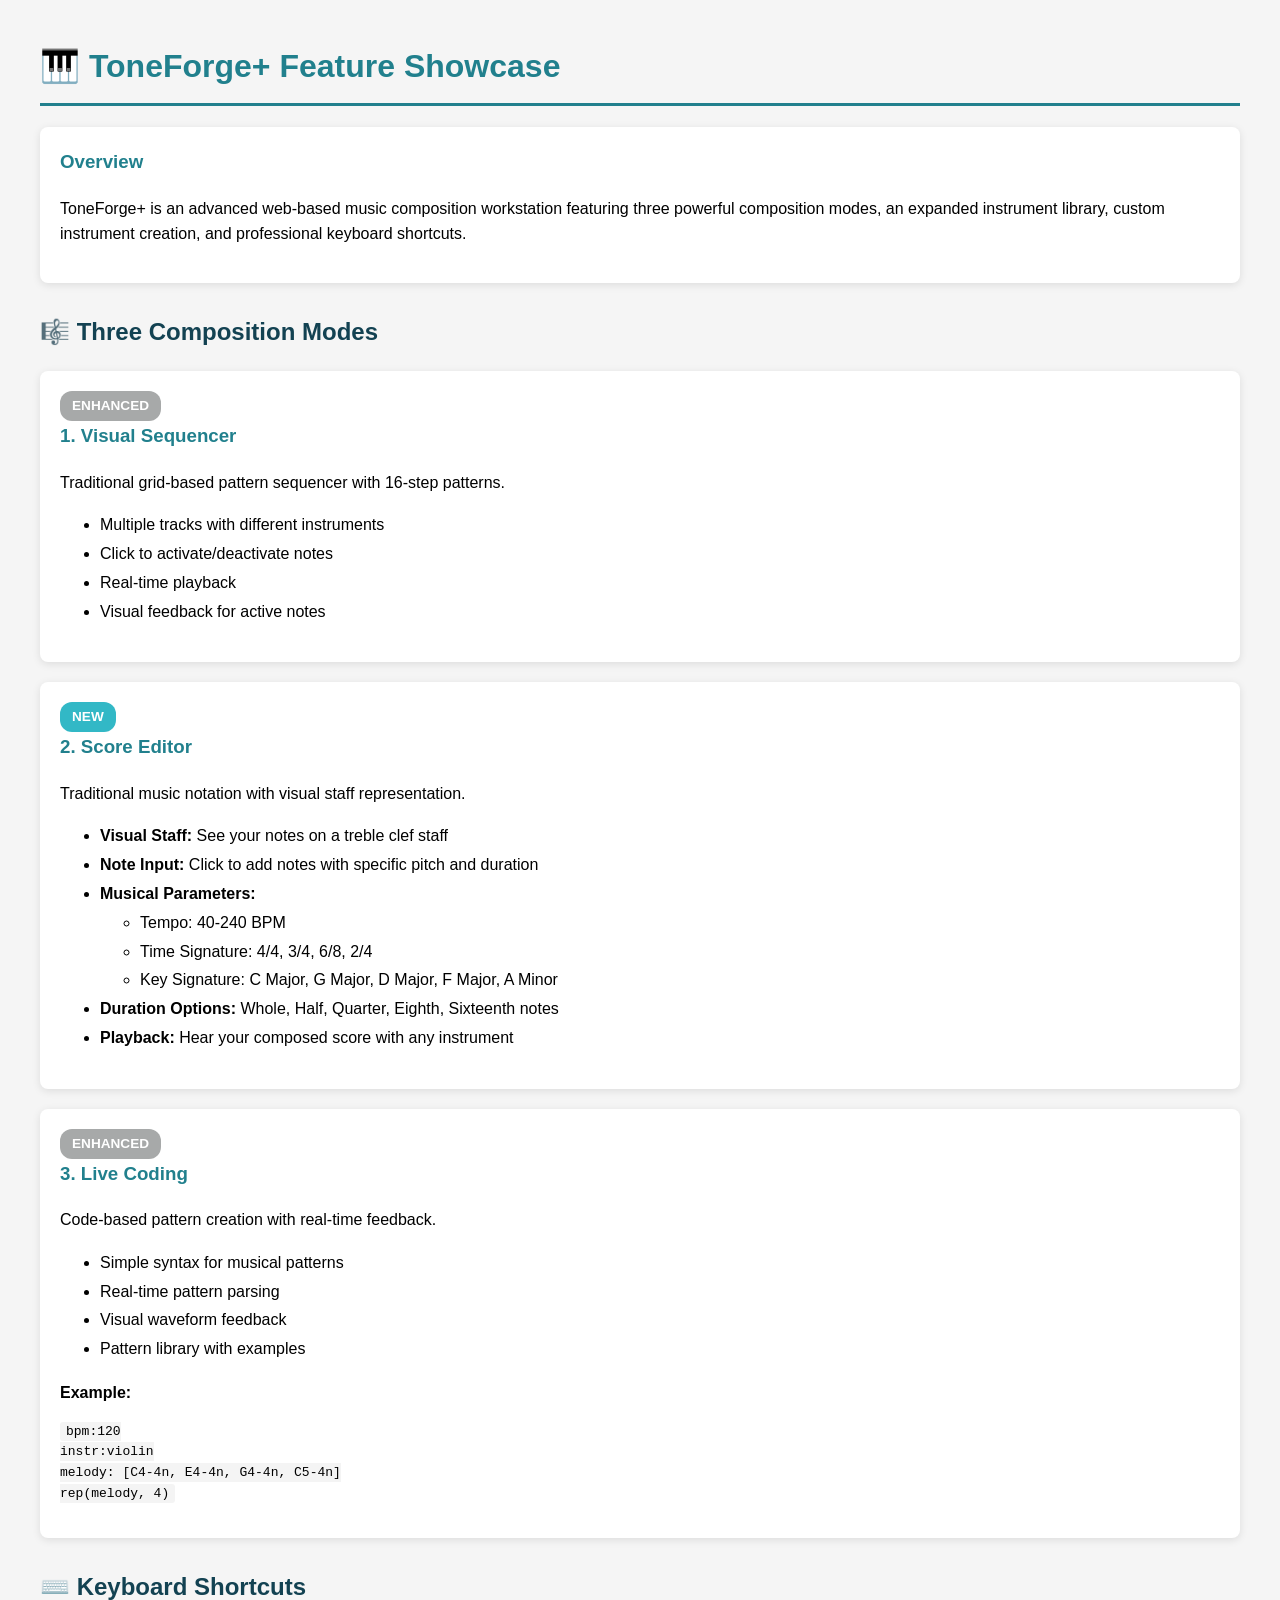
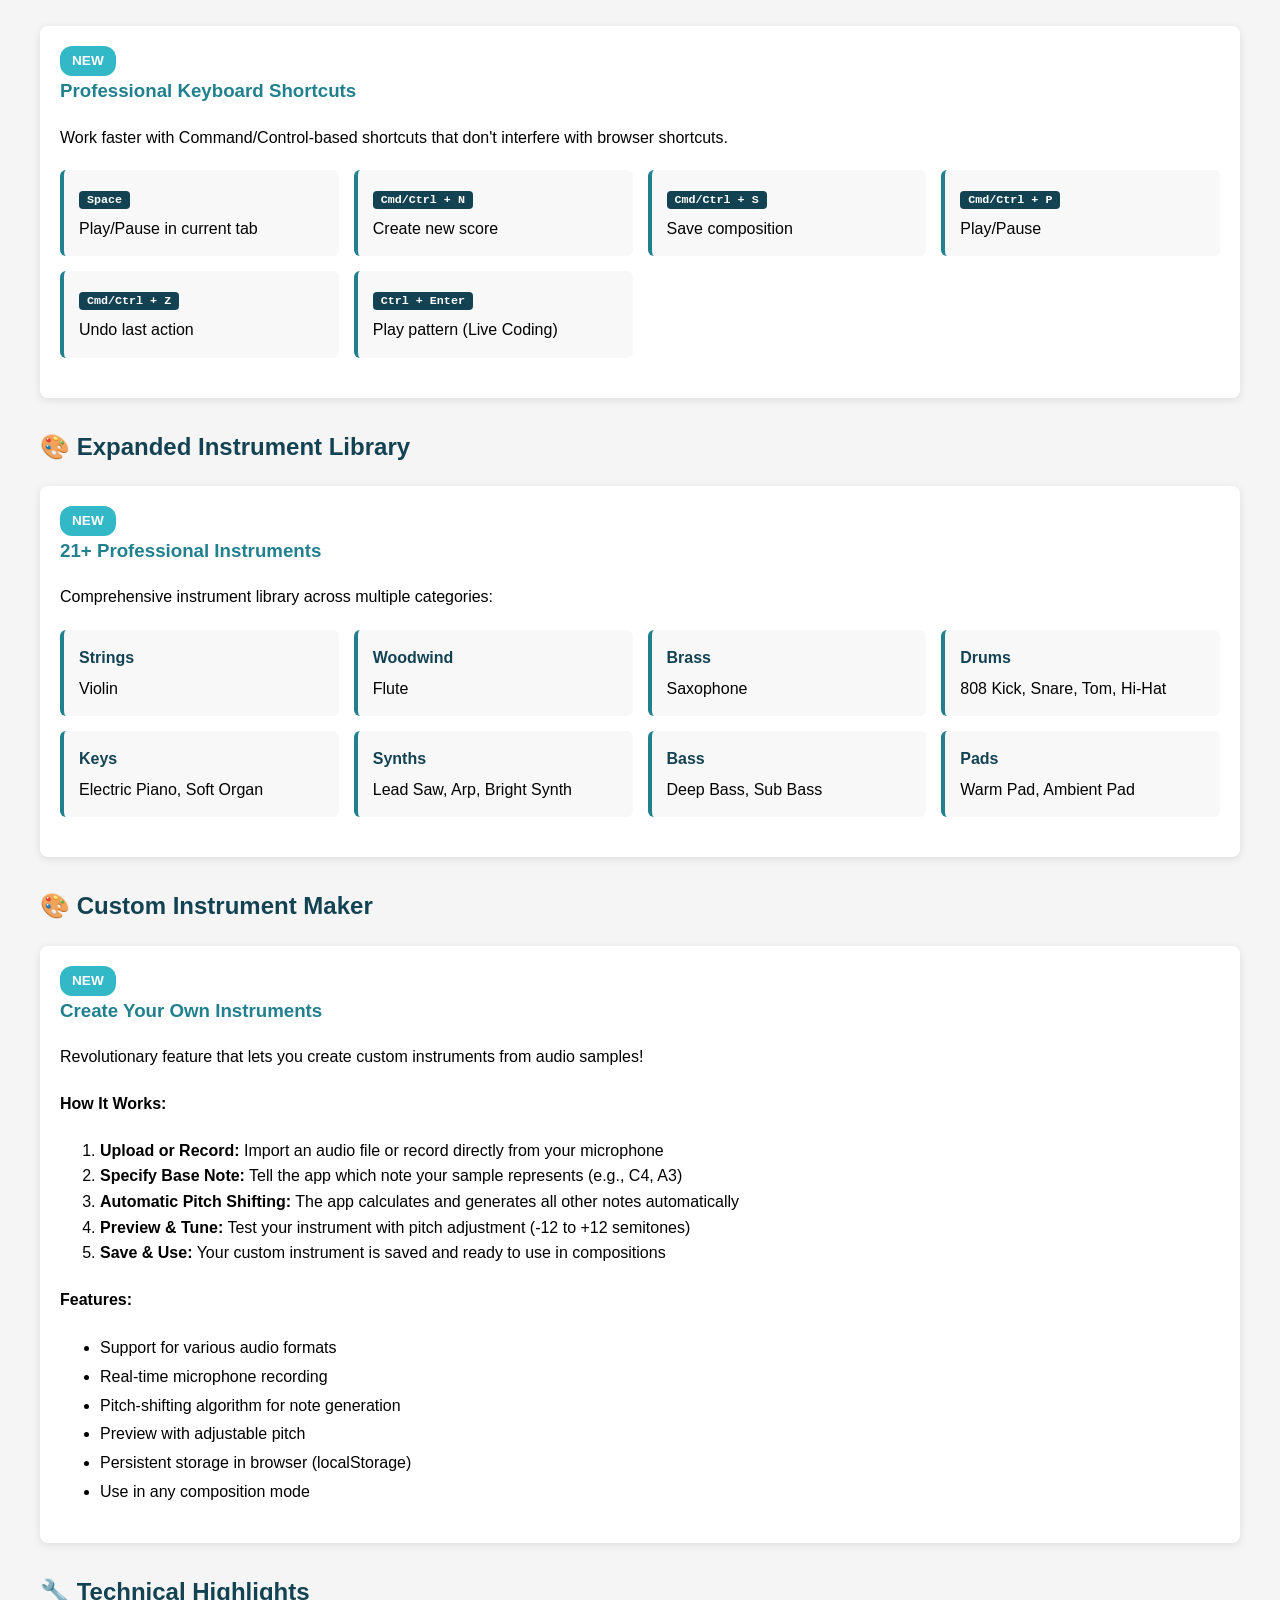
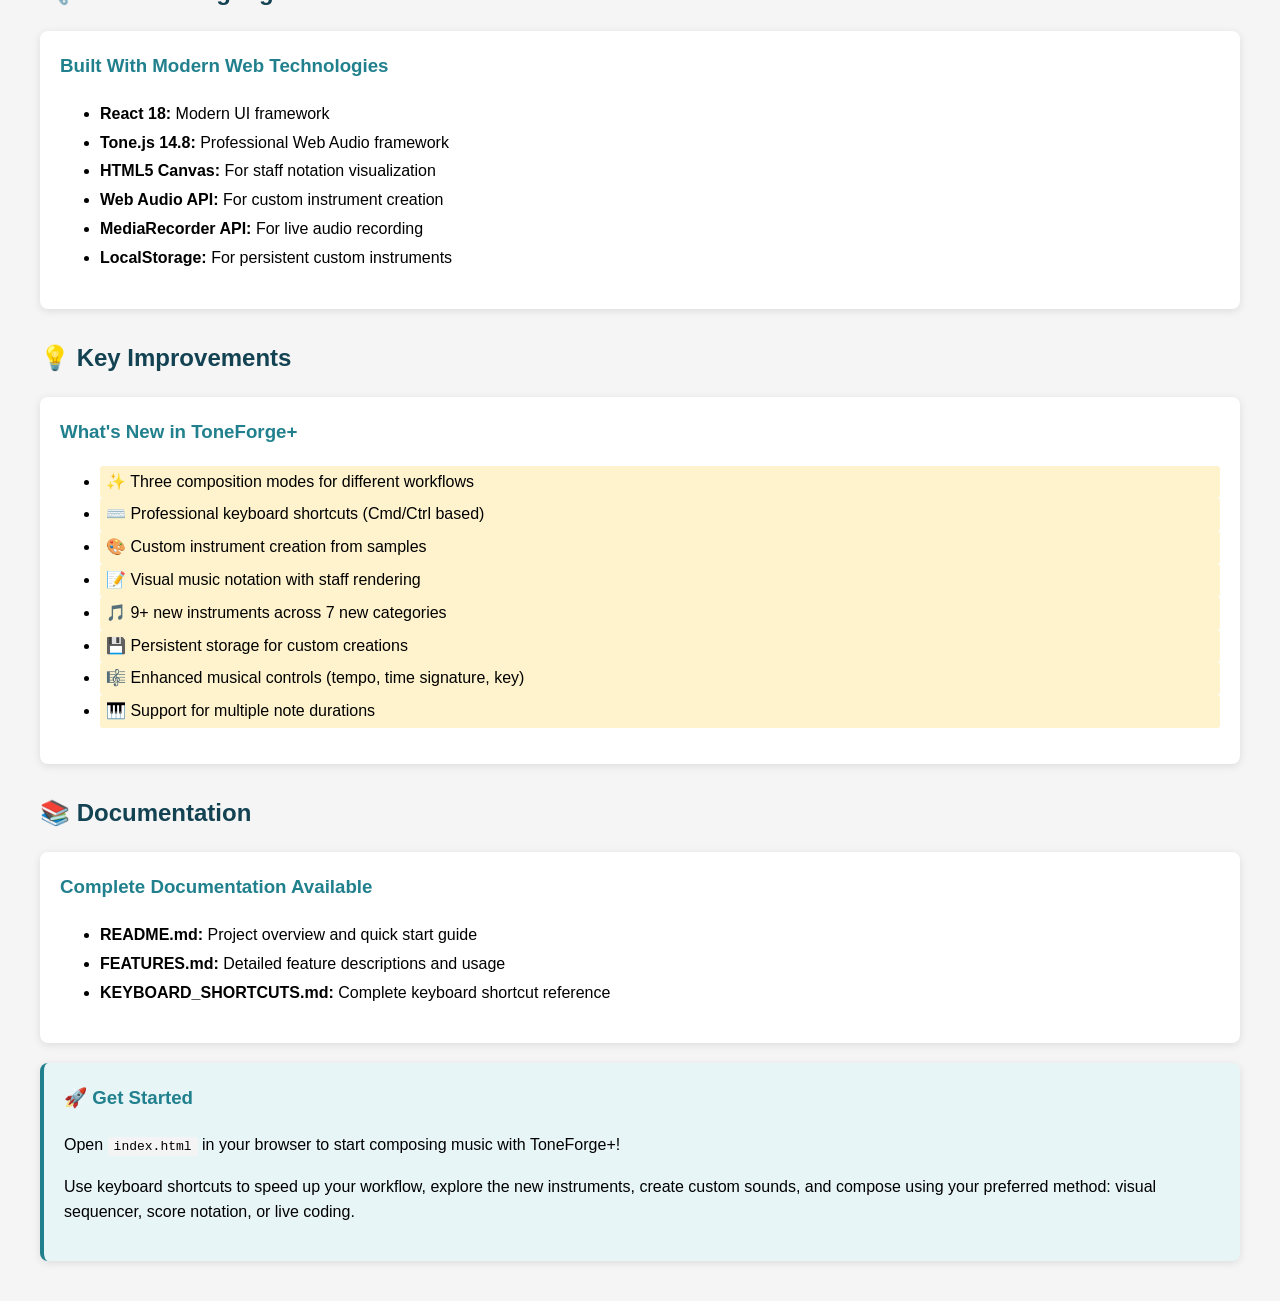
<file: SHOWCASE.html>
<!DOCTYPE html>
<html lang="en">
<head>
    <meta charset="UTF-8">
    <meta name="viewport" content="width=device-width, initial-scale=1.0">
    <title>ToneForge+ Feature Showcase</title>
    <style>
        body {
            font-family: -apple-system, BlinkMacSystemFont, "Segoe UI", Roboto, sans-serif;
            max-width: 1200px;
            margin: 0 auto;
            padding: 20px;
            background: #f5f5f5;
            line-height: 1.6;
        }
        h1 {
            color: #21808d;
            border-bottom: 3px solid #21808d;
            padding-bottom: 10px;
        }
        h2 {
            color: #134252;
            margin-top: 30px;
        }
        .feature-card {
            background: white;
            border-radius: 8px;
            padding: 20px;
            margin: 20px 0;
            box-shadow: 0 2px 8px rgba(0,0,0,0.1);
        }
        .feature-card h3 {
            color: #21808d;
            margin-top: 0;
        }
        .feature-grid {
            display: grid;
            grid-template-columns: repeat(auto-fit, minmax(250px, 1fr));
            gap: 15px;
            margin: 20px 0;
        }
        .feature-item {
            background: #f8f8f8;
            padding: 15px;
            border-radius: 6px;
            border-left: 4px solid #21808d;
        }
        .feature-item strong {
            color: #134252;
            display: block;
            margin-bottom: 5px;
        }
        .shortcut {
            background: #134252;
            color: white;
            padding: 2px 8px;
            border-radius: 4px;
            font-family: monospace;
            font-size: 0.9em;
        }
        .badge {
            display: inline-block;
            padding: 4px 12px;
            border-radius: 12px;
            font-size: 0.85em;
            font-weight: 600;
            margin-right: 8px;
        }
        .badge-new { background: #32b8c6; color: white; }
        .badge-enhanced { background: #a7a9a9; color: white; }
        .badge-feature { background: #eab308; color: #134252; }
        ul {
            line-height: 1.8;
        }
        .highlight {
            background: #fff3cd;
            padding: 2px 6px;
            border-radius: 3px;
        }
        code {
            background: #f4f4f4;
            padding: 2px 6px;
            border-radius: 3px;
            font-family: monospace;
        }
    </style>
</head>
<body>
    <h1>🎹 ToneForge+ Feature Showcase</h1>
    
    <div class="feature-card">
        <h3>Overview</h3>
        <p>ToneForge+ is an advanced web-based music composition workstation featuring three powerful composition modes, an expanded instrument library, custom instrument creation, and professional keyboard shortcuts.</p>
    </div>

    <h2>🎼 Three Composition Modes</h2>
    
    <div class="feature-card">
        <span class="badge badge-enhanced">ENHANCED</span>
        <h3>1. Visual Sequencer</h3>
        <p>Traditional grid-based pattern sequencer with 16-step patterns.</p>
        <ul>
            <li>Multiple tracks with different instruments</li>
            <li>Click to activate/deactivate notes</li>
            <li>Real-time playback</li>
            <li>Visual feedback for active notes</li>
        </ul>
    </div>

    <div class="feature-card">
        <span class="badge badge-new">NEW</span>
        <h3>2. Score Editor</h3>
        <p>Traditional music notation with visual staff representation.</p>
        <ul>
            <li><strong>Visual Staff:</strong> See your notes on a treble clef staff</li>
            <li><strong>Note Input:</strong> Click to add notes with specific pitch and duration</li>
            <li><strong>Musical Parameters:</strong>
                <ul>
                    <li>Tempo: 40-240 BPM</li>
                    <li>Time Signature: 4/4, 3/4, 6/8, 2/4</li>
                    <li>Key Signature: C Major, G Major, D Major, F Major, A Minor</li>
                </ul>
            </li>
            <li><strong>Duration Options:</strong> Whole, Half, Quarter, Eighth, Sixteenth notes</li>
            <li><strong>Playback:</strong> Hear your composed score with any instrument</li>
        </ul>
    </div>

    <div class="feature-card">
        <span class="badge badge-enhanced">ENHANCED</span>
        <h3>3. Live Coding</h3>
        <p>Code-based pattern creation with real-time feedback.</p>
        <ul>
            <li>Simple syntax for musical patterns</li>
            <li>Real-time pattern parsing</li>
            <li>Visual waveform feedback</li>
            <li>Pattern library with examples</li>
        </ul>
        <p><strong>Example:</strong></p>
        <pre><code>bpm:120
instr:violin
melody: [C4-4n, E4-4n, G4-4n, C5-4n]
rep(melody, 4)</code></pre>
    </div>

    <h2>⌨️ Keyboard Shortcuts</h2>
    
    <div class="feature-card">
        <span class="badge badge-new">NEW</span>
        <h3>Professional Keyboard Shortcuts</h3>
        <p>Work faster with Command/Control-based shortcuts that don't interfere with browser shortcuts.</p>
        
        <div class="feature-grid">
            <div class="feature-item">
                <strong><span class="shortcut">Space</span></strong>
                Play/Pause in current tab
            </div>
            <div class="feature-item">
                <strong><span class="shortcut">Cmd/Ctrl + N</span></strong>
                Create new score
            </div>
            <div class="feature-item">
                <strong><span class="shortcut">Cmd/Ctrl + S</span></strong>
                Save composition
            </div>
            <div class="feature-item">
                <strong><span class="shortcut">Cmd/Ctrl + P</span></strong>
                Play/Pause
            </div>
            <div class="feature-item">
                <strong><span class="shortcut">Cmd/Ctrl + Z</span></strong>
                Undo last action
            </div>
            <div class="feature-item">
                <strong><span class="shortcut">Ctrl + Enter</span></strong>
                Play pattern (Live Coding)
            </div>
        </div>
    </div>

    <h2>🎨 Expanded Instrument Library</h2>
    
    <div class="feature-card">
        <span class="badge badge-new">NEW</span>
        <h3>21+ Professional Instruments</h3>
        <p>Comprehensive instrument library across multiple categories:</p>
        
        <div class="feature-grid">
            <div class="feature-item">
                <strong>Strings</strong>
                Violin
            </div>
            <div class="feature-item">
                <strong>Woodwind</strong>
                Flute
            </div>
            <div class="feature-item">
                <strong>Brass</strong>
                Saxophone
            </div>
            <div class="feature-item">
                <strong>Drums</strong>
                808 Kick, Snare, Tom, Hi-Hat
            </div>
            <div class="feature-item">
                <strong>Keys</strong>
                Electric Piano, Soft Organ
            </div>
            <div class="feature-item">
                <strong>Synths</strong>
                Lead Saw, Arp, Bright Synth
            </div>
            <div class="feature-item">
                <strong>Bass</strong>
                Deep Bass, Sub Bass
            </div>
            <div class="feature-item">
                <strong>Pads</strong>
                Warm Pad, Ambient Pad
            </div>
        </div>
    </div>

    <h2>🎨 Custom Instrument Maker</h2>
    
    <div class="feature-card">
        <span class="badge badge-new">NEW</span>
        <h3>Create Your Own Instruments</h3>
        <p>Revolutionary feature that lets you create custom instruments from audio samples!</p>
        
        <h4>How It Works:</h4>
        <ol>
            <li><strong>Upload or Record:</strong> Import an audio file or record directly from your microphone</li>
            <li><strong>Specify Base Note:</strong> Tell the app which note your sample represents (e.g., C4, A3)</li>
            <li><strong>Automatic Pitch Shifting:</strong> The app calculates and generates all other notes automatically</li>
            <li><strong>Preview & Tune:</strong> Test your instrument with pitch adjustment (-12 to +12 semitones)</li>
            <li><strong>Save & Use:</strong> Your custom instrument is saved and ready to use in compositions</li>
        </ol>

        <h4>Features:</h4>
        <ul>
            <li>Support for various audio formats</li>
            <li>Real-time microphone recording</li>
            <li>Pitch-shifting algorithm for note generation</li>
            <li>Preview with adjustable pitch</li>
            <li>Persistent storage in browser (localStorage)</li>
            <li>Use in any composition mode</li>
        </ul>
    </div>

    <h2>🔧 Technical Highlights</h2>
    
    <div class="feature-card">
        <h3>Built With Modern Web Technologies</h3>
        <ul>
            <li><strong>React 18:</strong> Modern UI framework</li>
            <li><strong>Tone.js 14.8:</strong> Professional Web Audio framework</li>
            <li><strong>HTML5 Canvas:</strong> For staff notation visualization</li>
            <li><strong>Web Audio API:</strong> For custom instrument creation</li>
            <li><strong>MediaRecorder API:</strong> For live audio recording</li>
            <li><strong>LocalStorage:</strong> For persistent custom instruments</li>
        </ul>
    </div>

    <h2>💡 Key Improvements</h2>
    
    <div class="feature-card">
        <h3>What's New in ToneForge+</h3>
        <ul>
            <li class="highlight">✨ Three composition modes for different workflows</li>
            <li class="highlight">⌨️ Professional keyboard shortcuts (Cmd/Ctrl based)</li>
            <li class="highlight">🎨 Custom instrument creation from samples</li>
            <li class="highlight">📝 Visual music notation with staff rendering</li>
            <li class="highlight">🎵 9+ new instruments across 7 new categories</li>
            <li class="highlight">💾 Persistent storage for custom creations</li>
            <li class="highlight">🎼 Enhanced musical controls (tempo, time signature, key)</li>
            <li class="highlight">🎹 Support for multiple note durations</li>
        </ul>
    </div>

    <h2>📚 Documentation</h2>
    
    <div class="feature-card">
        <h3>Complete Documentation Available</h3>
        <ul>
            <li><strong>README.md:</strong> Project overview and quick start guide</li>
            <li><strong>FEATURES.md:</strong> Detailed feature descriptions and usage</li>
            <li><strong>KEYBOARD_SHORTCUTS.md:</strong> Complete keyboard shortcut reference</li>
        </ul>
    </div>

    <div class="feature-card" style="background: #e8f5f7; border-left: 4px solid #21808d;">
        <h3>🚀 Get Started</h3>
        <p>Open <code>index.html</code> in your browser to start composing music with ToneForge+!</p>
        <p>Use keyboard shortcuts to speed up your workflow, explore the new instruments, create custom sounds, and compose using your preferred method: visual sequencer, score notation, or live coding.</p>
    </div>

</body>
</html>
</file>
